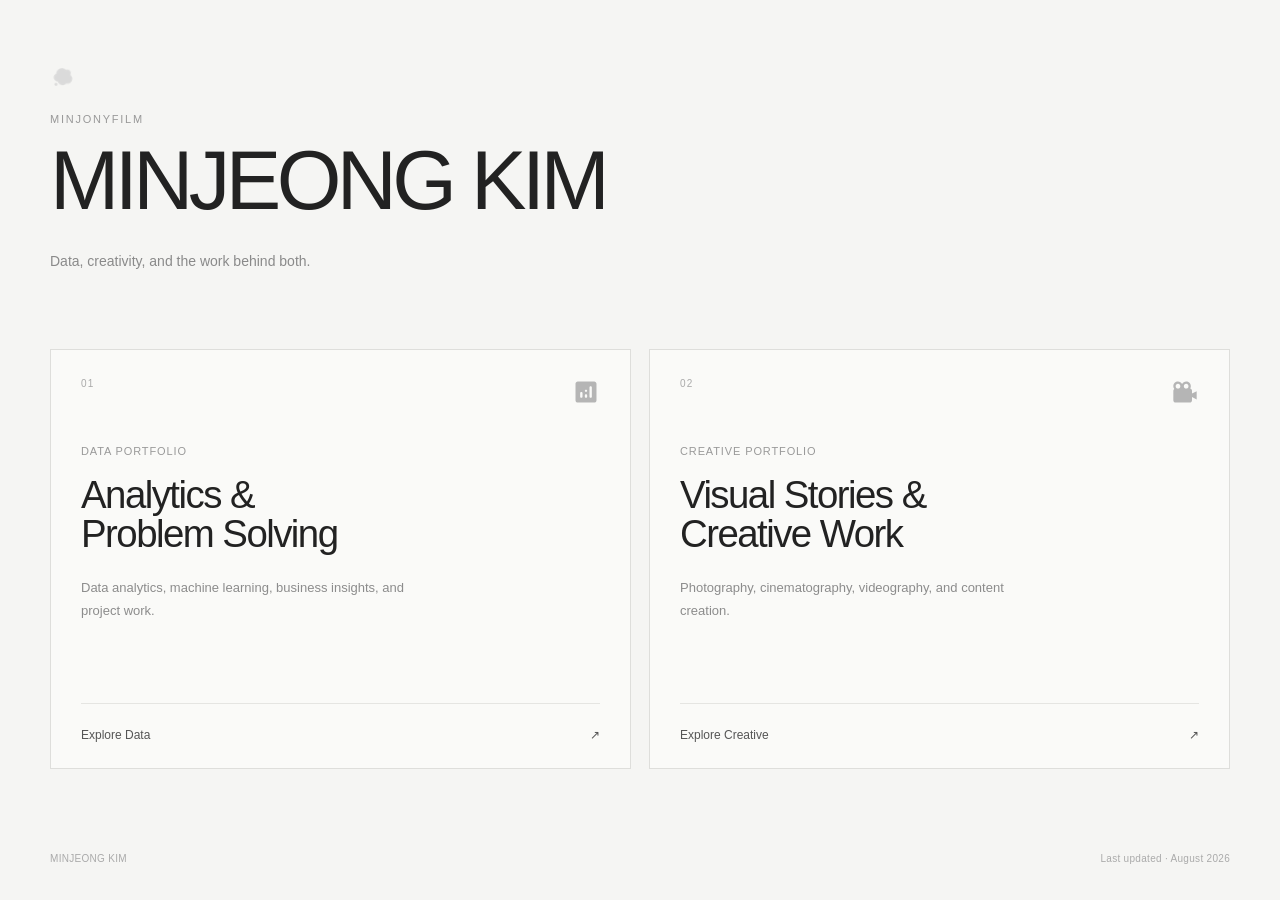
<file: index.html>
<!DOCTYPE html>
<html lang="en">
<head>
  <meta charset="UTF-8">
  <meta name="viewport" content="width=device-width, initial-scale=1.0">

  <title>MINJONFILM | MINJEONG KIM</title>
  <meta name="description" content="Minjeong Kim's portfolio hub for data analytics and creative work.">
  <meta name="theme-color" content="#f5f5f3">

<!-- Google tag (gtag.js) -->
<script async src="https://www.googletagmanager.com/gtag/js?id=G-FYXJ7BP54J"></script>
<script>
  window.dataLayer = window.dataLayer || [];
  function gtag(){dataLayer.push(arguments);}
  gtag('js', new Date());

  gtag('config', 'G-FYXJ7BP54J');
</script>

  <!-- Keep the existing MINJONY cloud favicon -->
  <link href="images/favicon-32.png" rel="icon" sizes="32x32" type="image/png">
  <link href="images/favicon-64.png" rel="icon" sizes="64x64" type="image/png">
  <link href="images/apple-touch-icon.png" rel="apple-touch-icon" sizes="180x180">

  <link rel="stylesheet" href="css/main.css">
</head>

<body>
  <main class="hub">
    <section class="intro">
      <img
        class="cloud-mark"
        src="images/favicon-64.png"
        alt=""
        aria-hidden="true"
      >

      <p class="eyebrow">MINJONYFILM</p>
      <h1>MINJEONG KIM</h1>

      <p class="intro-copy">
        Data, creativity, and the work behind both.
      </p>
    </section>

    <section class="portfolio-grid" aria-label="Portfolio selection">
      <a class="portfolio-card" href="data-portfolio/">
        <div class="card-top">
          <span class="card-number">01</span>

          <span class="card-icon" aria-hidden="true">
            <svg viewBox="0 0 24 24">
              <path d="M19 3H5c-1.1 0-2 .9-2 2v14c0 1.1.9 2 2 2h14c1.1 0 2-.9 2-2V5c0-1.1-.9-2-2-2M8 17c-.55 0-1-.45-1-1v-3c0-.55.45-1 1-1s1 .45 1 1v3c0 .55-.45 1-1 1m4 0c-.55 0-1-.45-1-1v-1c0-.55.45-1 1-1s1 .45 1 1v1c0 .55-.45 1-1 1m0-5c-.55 0-1-.45-1-1s.45-1 1-1 1 .45 1 1-.45 1-1 1m4 5c-.55 0-1-.45-1-1V8c0-.55.45-1 1-1s1 .45 1 1v8c0 .55-.45 1-1 1"/>
            </svg>
          </span>
        </div>

        <div class="card-content">
          <p class="card-label">Data Portfolio</p>
          <h2>Analytics &amp;<br>Problem Solving</h2>
          <p class="card-description">
            Data analytics, machine learning, business insights, and project work.
          </p>
        </div>

        <span class="card-link">
          Explore Data
          <span aria-hidden="true">↗</span>
        </span>
      </a>

      <a class="portfolio-card" href="creative-portfolio/">
        <div class="card-top">
          <span class="card-number">02</span>

          <span class="card-icon" aria-hidden="true">
            <svg viewBox="0 0 24 24">
              <path d="M18 11c0-.959-.68-1.761-1.581-1.954C16.779 8.445 17 7.75 17 7c0-2.206-1.794-4-4-4-1.516 0-2.822.857-3.5 2.104C8.822 3.857 7.516 3 6 3 3.794 3 2 4.794 2 7c0 .902.312 1.726.817 2.396A2 2 0 0 0 2 11v8c0 1.103.897 2 2 2h12c1.103 0 2-.897 2-2v-2.637l4 2v-7l-4 2zm-5-6c1.103 0 2 .897 2 2s-.897 2-2 2-2-.897-2-2 .897-2 2-2M6 5c1.103 0 2 .897 2 2s-.897 2-2 2-2-.897-2-2 .897-2 2-2"/>
            </svg>
          </span>
        </div>

        <div class="card-content">
          <p class="card-label">Creative Portfolio</p>
          <h2>Visual Stories &amp;<br>Creative Work</h2>
          <p class="card-description">
            Photography, cinematography, videography, and content creation.
          </p>
        </div>

        <span class="card-link">
          Explore Creative
          <span aria-hidden="true">↗</span>
        </span>
      </a>
    </section>

    <footer class="footer">
      <span>MINJEONG KIM</span>
      <span>Last updated · August 2026 </span>
    </footer>
  </main>
</body>
</html>
</file>
<file: css/main.css>
*{
  box-sizing:border-box;
}

html{
  background:#f5f5f3;
}

body{
  margin:0;
  min-height:100vh;
  background:#f5f5f3;
  color:#222;
  font-family:Arial,Helvetica,sans-serif;
  -webkit-font-smoothing:antialiased;
}

a{
  color:inherit;
  text-decoration:none;
}

.hub{
  width:min(1180px,calc(100% - 64px));
  min-height:100vh;
  margin:0 auto;
  padding:64px 0 36px;
  display:flex;
  flex-direction:column;
}

.intro{
  max-width:640px;
  padding-bottom:76px;
}

.cloud-mark{
  width:26px;
  height:26px;
  object-fit:contain;
  display:block;
  margin-bottom:24px;
  opacity:.78;
}

.eyebrow{
  margin:0 0 18px;
  color:#999;
  font-size:11px;
  line-height:1;
  letter-spacing:.16em;
}

.intro h1{
  margin:0;
  color:#222;
  font-family:"Helvetica Neue",Helvetica,Arial,sans-serif;
  font-size:clamp(48px,6.5vw,86px);
  line-height:.92;
  letter-spacing:-.055em;
  font-weight:500;
}

.intro-copy{
  margin:30px 0 0;
  color:#8a8a8a;
  font-size:14px;
  line-height:1.65;
}

.portfolio-grid{
  display:grid;
  grid-template-columns:repeat(2,minmax(0,1fr));
  gap:18px;
}

.portfolio-card{
  min-height:420px;
  padding:28px 30px 26px;
  border:1px solid #dededb;
  background:#fafaf8;
  display:flex;
  flex-direction:column;
  transition:
    transform .22s ease,
    background .22s ease,
    border-color .22s ease;
}

.portfolio-card:hover{
  transform:translateY(-4px);
  background:#fff;
  border-color:#c9c9c5;
}

.card-top{
  display:flex;
  justify-content:space-between;
  align-items:flex-start;
}

.card-number{
  color:#aaa;
  font-size:10px;
  letter-spacing:.12em;
}

.card-icon{
  width:28px;
  height:28px;
  color:#b5b5b5;
}

.card-icon svg{
  width:100%;
  height:100%;
  display:block;
  fill:currentColor;
}

.card-content{
  margin:auto 0;
  max-width:440px;
}

.card-label{
  margin:0 0 18px;
  color:#999;
  font-size:11px;
  line-height:1;
  letter-spacing:.08em;
  text-transform:uppercase;
}

.card-content h2{
  margin:0 0 24px;
  font-family:"Helvetica Neue",Helvetica,Arial,sans-serif;
  font-size:clamp(30px,3vw,46px);
  line-height:1.02;
  letter-spacing:-.04em;
  font-weight:500;
}

.card-description{
  max-width:360px;
  margin:0;
  color:#8c8c8c;
  font-size:13px;
  line-height:1.7;
}

.card-link{
  margin-top:auto;
  padding-top:24px;
  border-top:1px solid #e5e5e2;
  display:flex;
  justify-content:space-between;
  align-items:center;
  color:#555;
  font-size:12px;
  transition:color .18s ease;
}

.portfolio-card:hover .card-link{
  color:#111;
}

.footer{
  margin-top:auto;
  padding-top:54px;
  display:flex;
  justify-content:space-between;
  color:#aaa;
  font-size:10px;
  letter-spacing:.03em;
}

@media(max-width:760px){
  .hub{
    width:calc(100% - 36px);
    padding-top:34px;
  }

  .intro{
    padding-bottom:50px;
  }

  .cloud-mark{
    margin-bottom:20px;
  }

  .intro h1{
    font-size:50px;
  }

  .portfolio-grid{
    grid-template-columns:1fr;
  }

  .portfolio-card{
    min-height:360px;
    padding:24px;
  }

  .footer{
    padding:44px 0 10px;
  }
}
</file>
